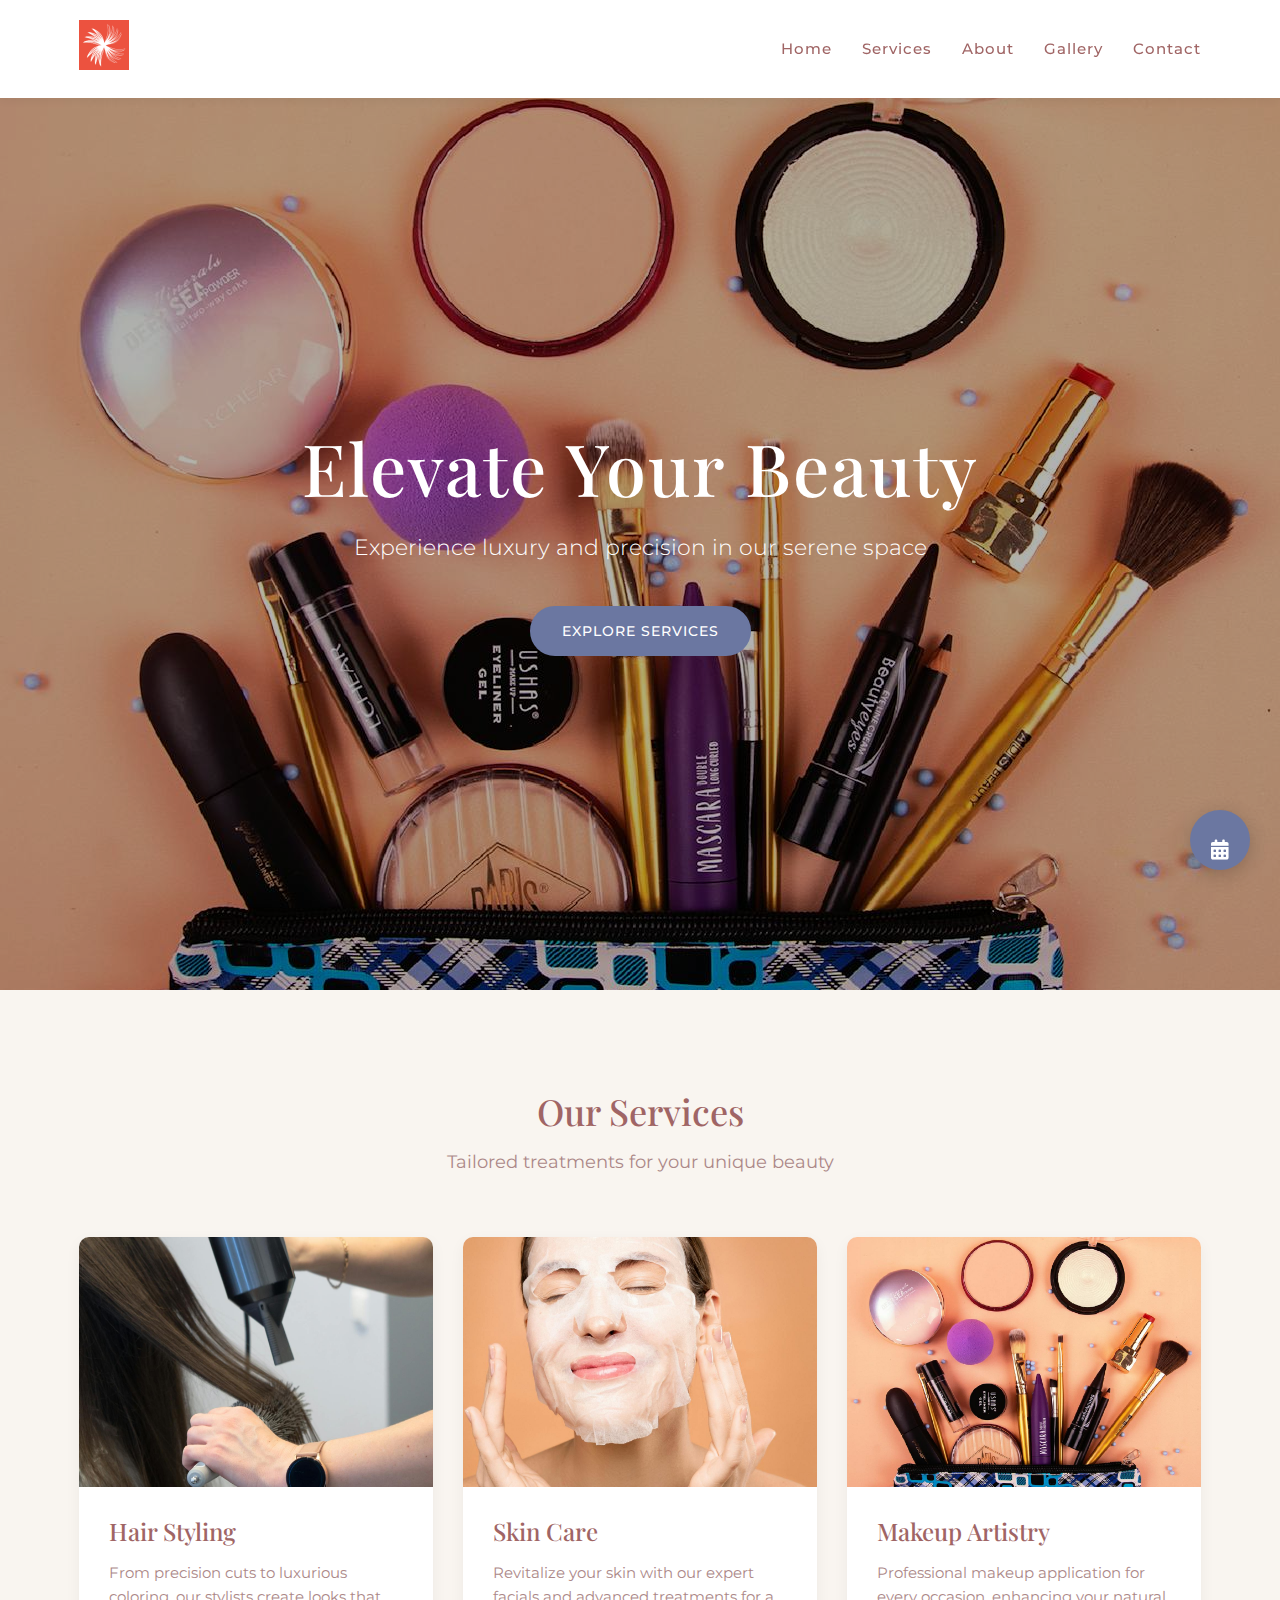
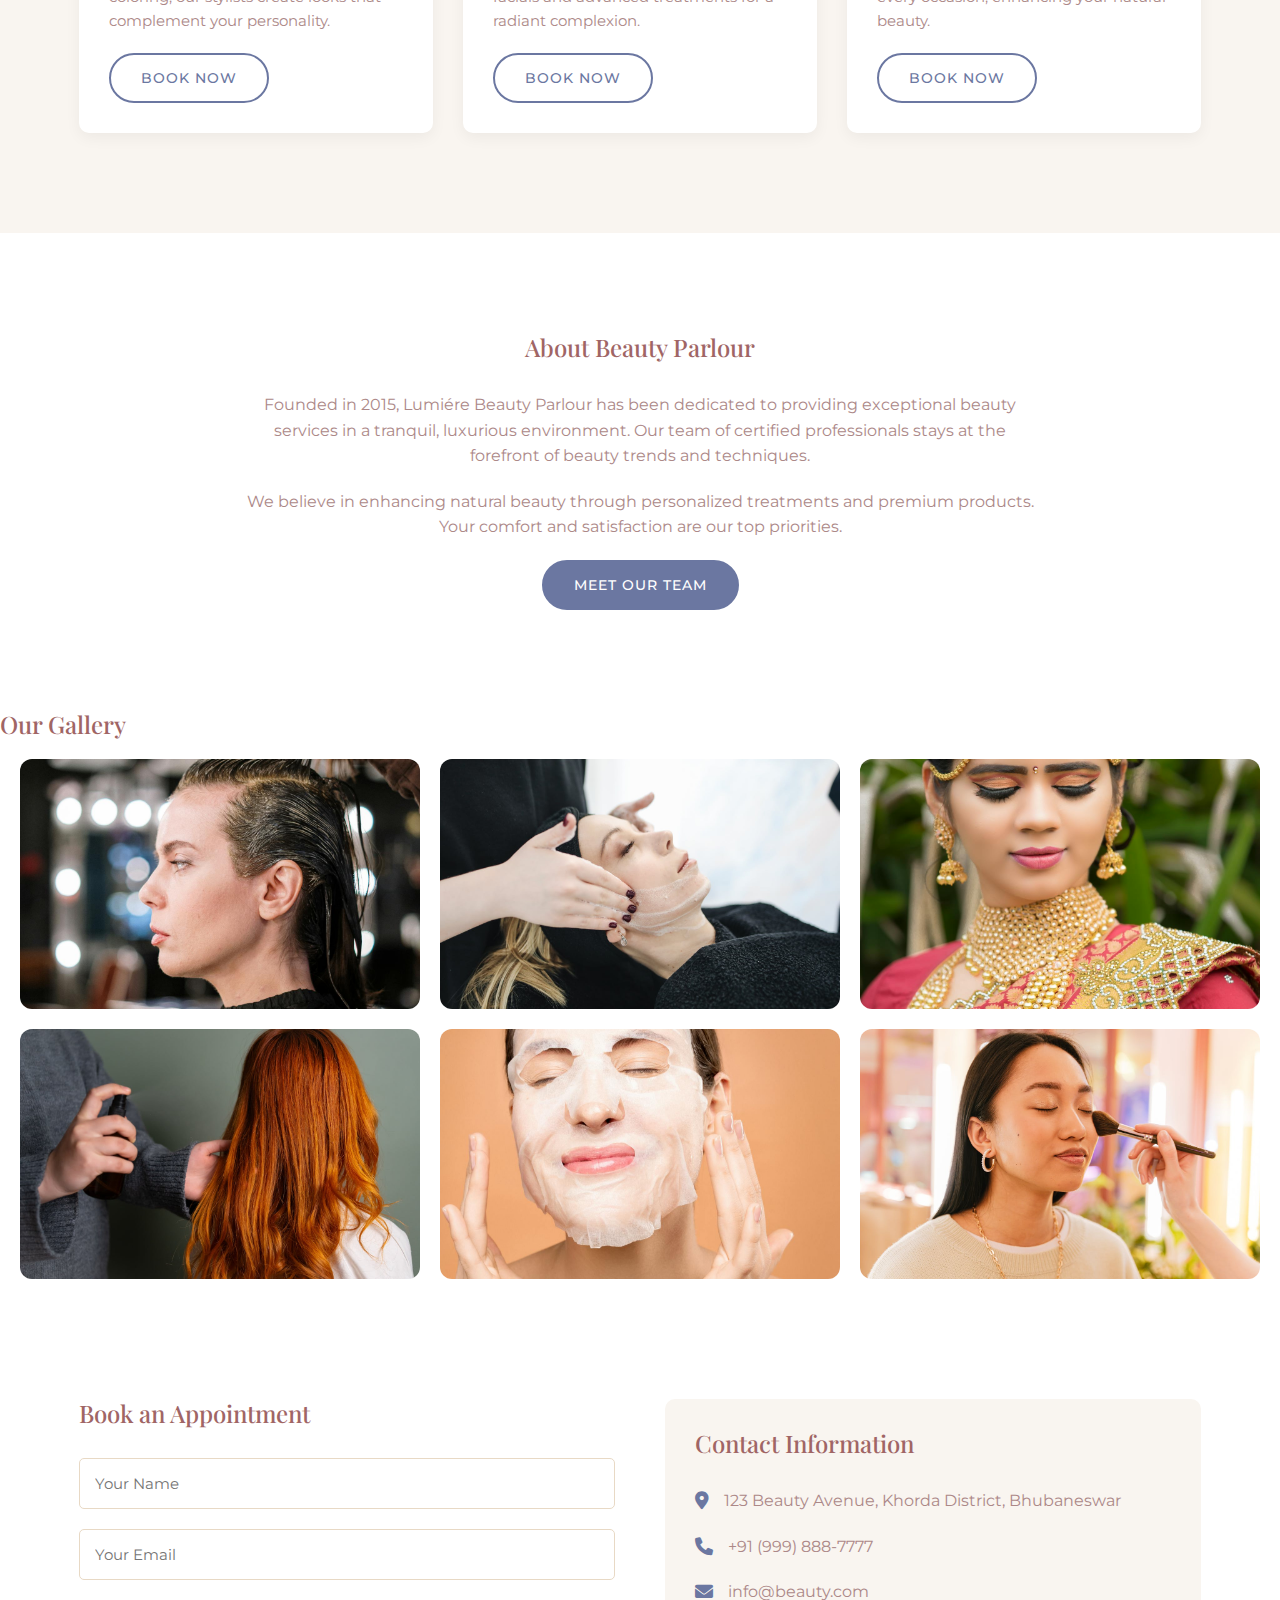
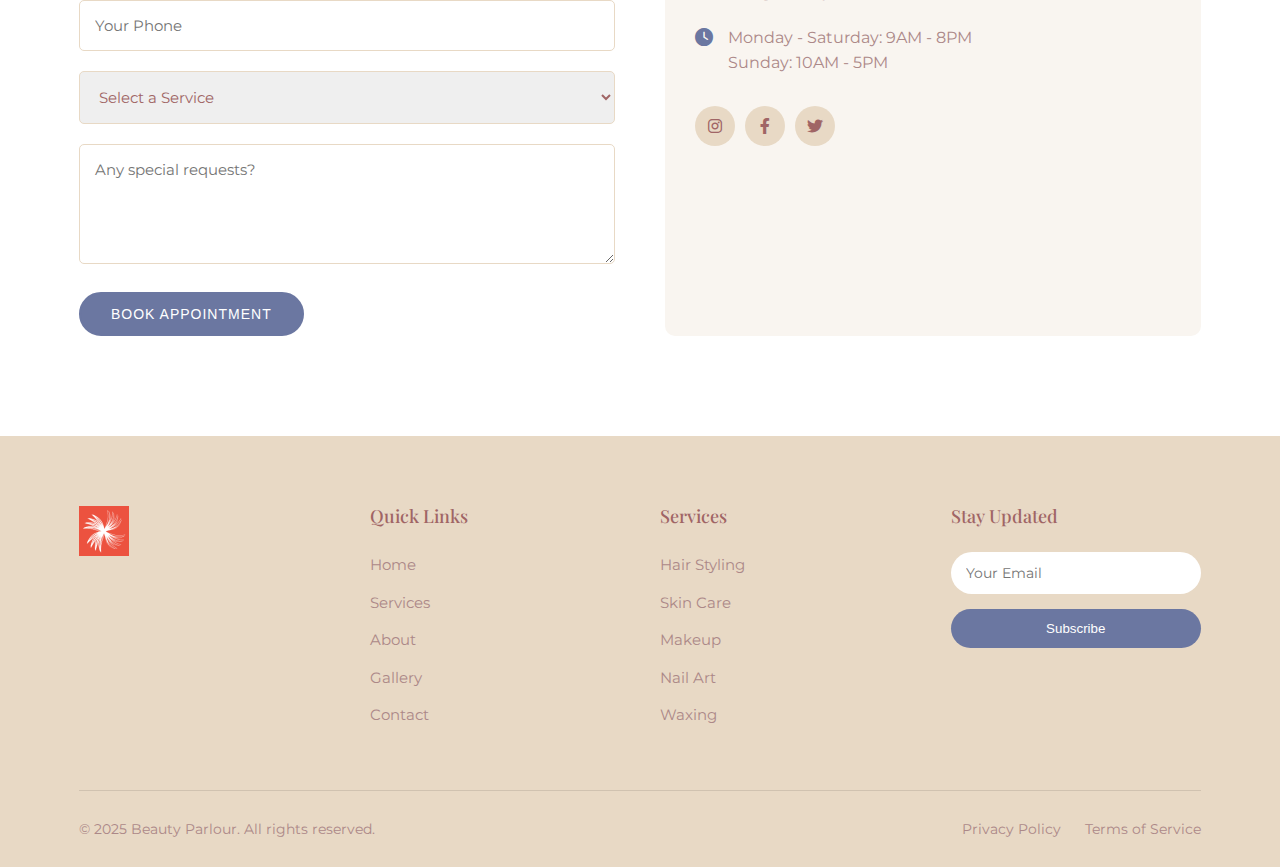
<file: index.html>
<!DOCTYPE html>
<html lang="en">

<head>
    <meta charset="UTF-8">
    <meta name="viewport" content="width=device-width, initial-scale=1.0">
    <title> Beauty Parlour</title>
    <link rel="stylesheet" href="css/style.css">
    <link rel="preconnect" href="https://fonts.googleapis.com">
    <link rel="preconnect" href="https://fonts.gstatic.com" crossorigin>
    <link
        href="https://fonts.googleapis.com/css2?family=Playfair+Display:wght@400;500;600&family=Montserrat:wght@300;400;500&display=swap"
        rel="stylesheet">
    <link rel="stylesheet" href="https://cdnjs.cloudflare.com/ajax/libs/font-awesome/6.0.0-beta3/css/all.min.css">
</head>

<body>
    <a href="#contact" class="sticky-contact-btn">
        <span>Book Now</span>
        <i class="fas fa-calendar-alt"></i>
    </a>

    <header class="header">
        <div class="container">
            <div class="logo">
                <img src="images/logo.png" alt="Beauty Parlour">
            </div>
            <nav class="main-nav">
                <ul>
                    <li><a href="#home">Home</a></li>
                    <li><a href="#services">Services</a></li>
                    <li><a href="#about">About</a></li>
                    <li><a href="#gallery">Gallery</a></li>
                    <li><a href="#contact">Contact</a></li>
                </ul>
            </nav>
            <div class="mobile-menu-btn">
                <span></span>
                <span></span>
                <span></span>
            </div>
        </div>
    </header>

    <section class="hero-banner" id="home">
        <div class="banner-content">
            <h1>Elevate Your Beauty</h1>
            <p>Experience luxury and precision in our serene space</p>
            <a href="#services" class="btn">Explore Services</a>
        </div>
    </section>
    <section class="services-section" id="services">
        <div class="container">
            <div class="section-header">
                <h2>Our Services</h2>
                <p>Tailored treatments for your unique beauty</p>
            </div>
            <div class="services-grid">
                <div class="service-card">
                    <div class="service-img">
                        <img src="images/hair-services.jpg" alt="Hair Services">
                    </div>
                    <div class="service-content">
                        <h3>Hair Styling</h3>
                        <p>From precision cuts to luxurious coloring, our stylists create looks that complement your
                            personality.</p>
                        <a href="#contact" class="btn-secondary">Book Now</a>
                    </div>
                </div>
                <div class="service-card">
                    <div class="service-img">
                        <img src="images/skin-care.jpg" alt="Skin Care">
                    </div>
                    <div class="service-content">
                        <h3>Skin Care</h3>
                        <p>Revitalize your skin with our expert facials and advanced treatments for a radiant
                            complexion.</p>
                        <a href="#contact" class="btn-secondary">Book Now</a>
                    </div>
                </div>
                <div class="service-card">
                    <div class="service-img">
                        <img src="images/makeup.jpg" alt="Makeup">
                    </div>
                    <div class="service-content">
                        <h3>Makeup Artistry</h3>
                        <p>Professional makeup application for every occasion, enhancing your natural beauty.</p>
                        <a href="#contact" class="btn-secondary">Book Now</a>
                    </div>
                </div>
            </div>
        </div>
    </section>

    <section class="about-section" id="about">
        <div class="container">
            <div class="about-content">
                <h2>About Beauty Parlour</h2>
                <p>Founded in 2015, Lumiére Beauty Parlour has been dedicated to providing exceptional beauty services
                    in a tranquil, luxurious environment. Our team of certified professionals stays at the forefront of
                    beauty trends and techniques.</p>
                <p>We believe in enhancing natural beauty through personalized treatments and premium products. Your
                    comfort and satisfaction are our top priorities.</p>
                <a href="Team.html" class="btn">Meet Our Team</a>
            </div>
        </div>
    </section>
    <section id="gallery">
        <h2>Our Gallery</h2>
        <div class="gallery-grid">
        </div>
    </section>
    <script src="js/script.js"></script>
    <section class="contact-section" id="contact">
        <div class="container">
            <div class="contact-form">
                <h2>Book an Appointment</h2>
                <form id="appointmentForm">
                    <div class="form-group">
                        <input type="text" id="name" name="name" placeholder="Your Name" required>
                    </div>
                    <div class="form-group">
                        <input type="email" id="email" name="email" placeholder="Your Email" required>
                    </div>
                    <div class="form-group">
                        <input type="tel" id="phone" name="phone" placeholder="Your Phone" required>
                    </div>
                    <div class="form-group">
                        <select id="service" name="service" required>
                            <option value="">Select a Service</option>
                            <option value="hair">Hair Styling</option>
                            <option value="skin">Skin Care</option>
                            <option value="makeup">Makeup Artistry</option>
                            <option value="other">Other Services</option>
                        </select>
                    </div>
                    <div class="form-group">
                        <textarea id="message" name="message" placeholder="Any special requests?" rows="4"></textarea>
                    </div>
                    <button type="submit" class="btn">Book Appointment</button>
                </form>
            </div>
            <div class="contact-info">
                <h3>Contact Information</h3>
                <div class="info-item">
                    <i class="fas fa-map-marker-alt"></i>
                    <p>123 Beauty Avenue, Khorda District, Bhubaneswar </p>
                </div>
                <div class="info-item">
                    <i class="fas fa-phone"></i>
                    <p>+91 (999) 888-7777</p>
                </div>
                <div class="info-item">
                    <i class="fas fa-envelope"></i>
                    <p>info@beauty.com</p>
                </div>
                <div class="info-item">
                    <i class="fas fa-clock"></i>
                    <p>Monday - Saturday: 9AM - 8PM<br>Sunday: 10AM - 5PM</p>
                </div>
                <div class="social-links">
                    <a href="#"><i class="fab fa-instagram"></i></a>
                    <a href="#"><i class="fab fa-facebook-f"></i></a>
                    <a href="#"><i class="fab fa-twitter"></i></a>
                </div>
            </div>
        </div>
    </section>
    <footer class="footer">
        <div class="container">
            <div class="footer-content">
                <div class="footer-logo">
                    <img src="images/logo.png" alt=" Beauty Parlour">
                </div>
                <div class="footer-links">
                    <h4>Quick Links</h4>
                    <ul>
                        <li><a href="#home">Home</a></li>
                        <li><a href="#services">Services</a></li>
                        <li><a href="#about">About</a></li>
                        <li><a href="#gallery">Gallery</a></li>
                        <li><a href="#contact">Contact</a></li>
                    </ul>
                </div>
                <div class="footer-services">
                    <h4>Services</h4>
                    <ul>
                        <li><a href="#">Hair Styling</a></li>
                        <li><a href="#">Skin Care</a></li>
                        <li><a href="#">Makeup</a></li>
                        <li><a href="#">Nail Art</a></li>
                        <li><a href="#">Waxing</a></li>
                    </ul>
                </div>
                <div class="footer-newsletter">
                    <h4>Stay Updated</h4>
                    <form id="newsletterForm">
                        <input type="email" placeholder="Your Email" required>
                        <button type="submit">Subscribe</button>
                    </form>
                </div>
            </div>
            <div class="footer-bottom">
                <p>&copy; 2025 Beauty Parlour. All rights reserved.</p>
                <div class="legal-links">
                    <a href="#">Privacy Policy</a>
                    <a href="#">Terms of Service</a>
                </div>
            </div>
        </div>
    </footer>
</body>

</html>
</file>
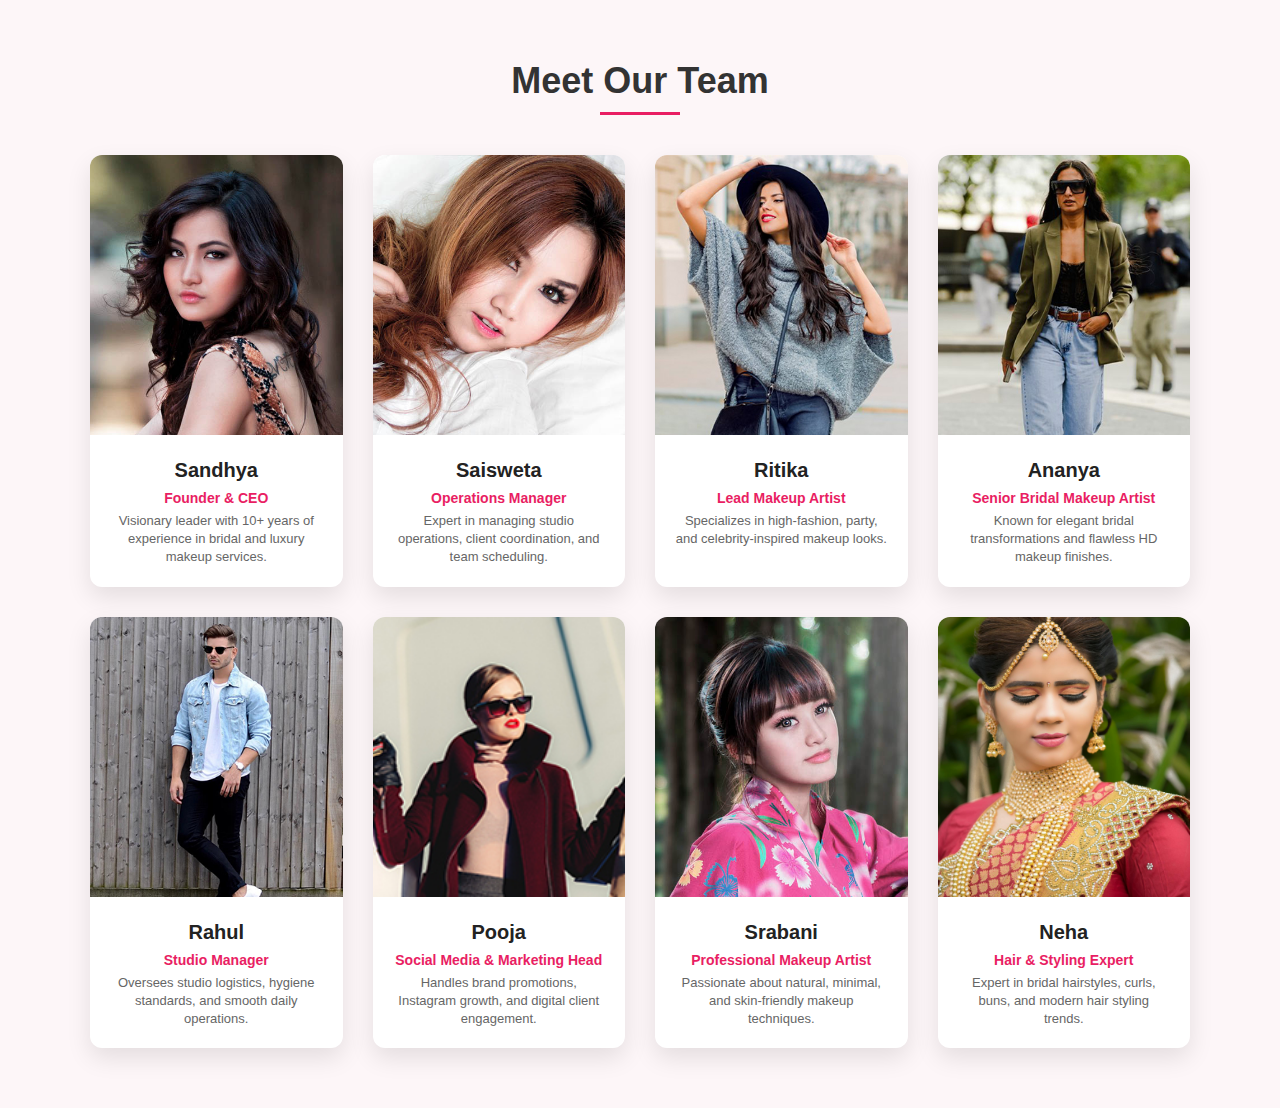
<file: Team.html>
<!DOCTYPE html>
<html lang="en">

<head>
    <meta charset="UTF-8">
    <meta name="viewport" content="width=device-width, initial-scale=1.0">
    <link rel="stylesheet" href="css/teamstyle.css">
    <title>Meet Our Team</title>
</head>

<body>
    <section class="about-section" id="about">
        <div class="team-title">
            <h2>Meet Our Team</h2>
        </div>
        <div class="team-cards">

    <div class="team-card">
        <div class="team-image">
            <img src="images/member1.jpg" alt="">
        </div>
        <div class="team-details">
            <h3>Sandhya</h3>
            <p class="designation">Founder & CEO</p>
            <p class="about">
                Visionary leader with 10+ years of experience in bridal and luxury makeup services.
            </p>
        </div>
    </div>

    <div class="team-card">
        <div class="team-image">
            <img src="images/member2.jpg" alt="">
        </div>
        <div class="team-details">
            <h3>Saisweta</h3>
            <p class="designation">Operations Manager</p>
            <p class="about">
                Expert in managing studio operations, client coordination, and team scheduling.
            </p>
        </div>
    </div>

    <div class="team-card">
        <div class="team-image">
            <img src="images/women-03.jpg" alt="">
        </div>
        <div class="team-details">
            <h3>Ritika</h3>
            <p class="designation">Lead Makeup Artist</p>
            <p class="about">
                Specializes in high-fashion, party, and celebrity-inspired makeup looks.
            </p>
        </div>
    </div>

    <div class="team-card">
        <div class="team-image">
            <img src="images/women-01.jpg" alt="">
        </div>
        <div class="team-details">
            <h3>Ananya</h3>
            <p class="designation">Senior Bridal Makeup Artist</p>
            <p class="about">
                Known for elegant bridal transformations and flawless HD makeup finishes.
            </p>
        </div>
    </div>

    <div class="team-card">
        <div class="team-image">
            <img src="images/men-02.jpg" alt="">
        </div>
        <div class="team-details">
            <h3>Rahul</h3>
            <p class="designation">Studio Manager</p>
            <p class="about">
                Oversees studio logistics, hygiene standards, and smooth daily operations.
            </p>
        </div>
    </div>

    <div class="team-card">
        <div class="team-image">
            <img src="images/instagram-03.jpg" alt="">
        </div>
        <div class="team-details">
            <h3>Pooja</h3>
            <p class="designation">Social Media & Marketing Head</p>
            <p class="about">
                Handles brand promotions, Instagram growth, and digital client engagement.
            </p>
        </div>
    </div>

    <div class="team-card">
        <div class="team-image">
            <img src="images/member3.jpg" alt="">
        </div>
        <div class="team-details">
            <h3>Srabani</h3>
            <p class="designation">Professional Makeup Artist</p>
            <p class="about">
                Passionate about natural, minimal, and skin-friendly makeup techniques.
            </p>
        </div>
    </div>

    <div class="team-card">
        <div class="team-image">
            <img src="images/bridal-makeup.jpg" alt="">
        </div>
        <div class="team-details">
            <h3>Neha</h3>
            <p class="designation">Hair & Styling Expert</p>
            <p class="about">
                Expert in bridal hairstyles, curls, buns, and modern hair styling trends.
            </p>
        </div>
    </div>

</div>

        </div>
    </section>


</body>

</html>
</file>
<file: css/style.css>
:root {
    --white: #ffffff;
    --nude-light: #f9f5f0;
    --nude-medium: #e8d9c5;
    --nude-dark: #d4b999;
    --text-dark: #a06565;
    --text-medium: #ac8888;
    --text-light: #9c6d6d;
    --accent: #6b77a1;
    --transition: all 0.3s ease;
}

* {
    margin: 0;
    padding: 0;
    box-sizing: border-box;
}

body {
    font-family: 'Montserrat', sans-serif;
    color: var(--text-dark);
    background-color: var(--white);
    line-height: 1.6;
    overflow-x: hidden;
}

.logo {
    border-radius: 50%;
}

h1,
h2,
h3,
h4 {
    font-family: 'Playfair Display', serif;
    font-weight: 500;
    line-height: 1.2;
}

a {
    text-decoration: none;
    color: inherit;
    transition: var(--transition);
}

ul {
    list-style: none;
}

img {
    max-width: 100%;
    height: auto;
}

.container {
    width: 90%;
    max-width: 1200px;
    margin: 0 auto;
    padding: 0 15px;
}

.btn,
.btn-secondary {
    display: inline-block;
    padding: 12px 30px;
    border-radius: 30px;
    font-weight: 500;
    text-transform: uppercase;
    letter-spacing: 1px;
    font-size: 14px;
    transition: var(--transition);
    cursor: pointer;
}

.btn {
    background-color: var(--accent);
    color: var(--white);
    border: 2px solid var(--accent);
}

.btn:hover {
    background-color: transparent;
    color: var(--accent);
}

.btn-secondary {
    background-color: transparent;
    color: var(--accent);
    border: 2px solid var(--accent);
}

.btn-secondary:hover {
    background-color: var(--accent);
    color: var(--white);
}

.section-header {
    text-align: center;
    margin-bottom: 60px;
}

.section-header h2 {
    font-size: 36px;
    margin-bottom: 15px;
    color: var(--text-dark);
}

.section-header p {
    color: var(--text-medium);
    font-size: 18px;
}

.header {
    position: fixed;
    top: 0;
    left: 0;
    width: 100%;
    padding: 20px 0;
    background-color: var(--white);
    box-shadow: 0 2px 10px rgba(0, 0, 0, 0.05);
    z-index: 1000;
    transition: var(--transition);
}

.header.scrolled {
    padding: 15px 0;
    box-shadow: 0 5px 20px rgba(0, 0, 0, 0.1);
}

.header .container {
    display: flex;
    justify-content: space-between;
    align-items: center;
}

.logo img {
    height: 50px;
    width: auto;
}

.main-nav ul {
    display: flex;
}

.main-nav li {
    margin-left: 30px;
}

.main-nav a {
    font-weight: 500;
    font-size: 15px;
    letter-spacing: 1px;
    position: relative;
}

.main-nav a:after {
    content: '';
    position: absolute;
    width: 0;
    height: 2px;
    background: var(--accent);
    bottom: -5px;
    left: 0;
    transition: var(--transition);
}

.main-nav a:hover:after {
    width: 100%;
}

.mobile-menu-btn {
    display: none;
    cursor: pointer;
    width: 30px;
    height: 20px;
    flex-direction: column;
    justify-content: space-between;
}

.mobile-menu-btn span {
    display: block;
    width: 100%;
    height: 2px;
    background-color: var(--text-dark);
    transition: var(--transition);
}

.hero-banner {
    height: 100vh;
    min-height: 700px;
    background: url('../images/makeup.jpg') no-repeat center center;
    background-size: cover;
    position: relative;
    margin-top: 90px;
    display: flex;
    align-items: center;
    justify-content: center;
    text-align: center;
    color: var(--white);
}

.hero-banner:before {
    content: '';
    position: absolute;
    top: 0;
    left: 0;
    width: 100%;
    height: 100%;
    background-color: rgba(0, 0, 0, 0.3);
}

.banner-content {
    position: relative;
    z-index: 1;
    max-width: 800px;
    padding: 0 20px;
}

.banner-content h1 {
    font-size: 72px;
    margin-bottom: 20px;
    letter-spacing: 2px;
}

.banner-content p {
    font-size: 22px;
    margin-bottom: 40px;
    font-weight: 300;
}

.services-section {
    padding: 100px 0;
    background-color: var(--nude-light);
}

.services-grid {
    display: grid;
    grid-template-columns: repeat(auto-fit, minmax(300px, 1fr));
    gap: 30px;
}

.service-card {
    background-color: var(--white);
    border-radius: 10px;
    overflow: hidden;
    box-shadow: 0 5px 15px rgba(0, 0, 0, 0.05);
    transition: var(--transition);
}

.service-img {
    height: 250px;
    overflow: hidden;
}

.service-img img {
    width: 100%;
    height: 100%;
    object-fit: cover;
    transition: var(--transition);
}

.service-content {
    padding: 30px;
}

.service-content h3 {
    font-size: 24px;
    margin-bottom: 15px;
    color: var(--text-dark);
}

.service-content p {
    color: var(--text-medium);
    margin-bottom: 20px;
    font-size: 15px;
}

.about-section {
    padding: 100px 0;
    background-color: var(--white);
}

.about-content {
    max-width: 800px;
    margin: 0 auto;
    text-align: center;
}

.about-content h2 {
    margin-bottom: 30px;
}

.about-content p {
    margin-bottom: 20px;
    color: var(--text-medium);
}

.gallery-grid {
    display: grid;
    grid-template-columns: repeat(3, 1fr);
    gap: 20px;
    padding: 20px;
}

.gallery-item {
    position: relative;
    overflow: hidden;
    border-radius: 12px;
    cursor: pointer;
}

.gallery-item img {
    width: 100%;
    height: 250px;
    object-fit: cover;
    display: block;
}

.gallery-item img {
    transition: transform 0.5s ease;
}
.gallery-overlay {
    position: absolute;
    inset: 0;
    background: rgba(0, 0, 0, 0.55);
    display: flex;
    align-items: center;
    justify-content: center;
    opacity: 0;
    transition: opacity 0.4s ease;
}
.gallery-overlay h4 {
    color: #fff;
    font-size: 20px;
    letter-spacing: 1px;
    transform: translateY(20px);
    transition: transform 0.4s ease;
}
.gallery-item:hover img {
    transform: scale(1.1);
}

.gallery-item:hover .gallery-overlay {
    opacity: 1;
}

.gallery-item:hover .gallery-overlay h4 {
    transform: translateY(0);
}

.contact-section {
    padding: 100px 0;
    background-color: var(--white);
}

.contact-section .container {
    display: grid;
    grid-template-columns: 1fr 1fr;
    gap: 50px;
}

.contact-form h2 {
    margin-bottom: 30px;
}

.form-group {
    margin-bottom: 20px;
}

.form-group input,
.form-group select,
.form-group textarea {
    width: 100%;
    padding: 15px;
    border: 1px solid var(--nude-medium);
    border-radius: 5px;
    font-family: 'Montserrat', sans-serif;
    font-size: 15px;
    color: var(--text-dark);
    transition: var(--transition);
}

.form-group input:focus,
.form-group select:focus,
.form-group textarea:focus {
    outline: none;
    border-color: var(--accent);
    box-shadow: 0 0 0 2px rgba(200, 169, 126, 0.2);
}

.form-group textarea {
    resize: vertical;
    min-height: 120px;
}

.contact-info {
    padding: 30px;
    background-color: var(--nude-light);
    border-radius: 10px;
}

.contact-info h3 {
    margin-bottom: 30px;
    font-size: 24px;
}

.info-item {
    display: flex;
    align-items: flex-start;
    margin-bottom: 20px;
}

.info-item i {
    color: var(--accent);
    margin-right: 15px;
    font-size: 18px;
    margin-top: 3px;
}

.info-item p {
    color: var(--text-medium);
}

.social-links {
    display: flex;
    margin-top: 30px;
}

.social-links a {
    display: flex;
    align-items: center;
    justify-content: center;
    width: 40px;
    height: 40px;
    border-radius: 50%;
    background-color: var(--nude-medium);
    color: var(--text-dark);
    margin-right: 10px;
    transition: var(--transition);
}

.social-links a:hover {
    background-color: var(--accent);
    color: var(--white);
}

.footer {
    background-color: var(--nude-medium);
    color: var(--text-dark);
    padding: 70px 0 0;
}

.footer-content {
    display: grid;
    grid-template-columns: repeat(auto-fit, minmax(200px, 1fr));
    gap: 40px;
    margin-bottom: 50px;
}

.footer-logo img {
    height: 50px;
    width: auto;
    margin-bottom: 20px;
}

.footer-links h4,
.footer-services h4,
.footer-newsletter h4 {
    margin-bottom: 25px;
    font-size: 18px;
}

.footer-links li,
.footer-services li {
    margin-bottom: 12px;
}

.footer-links a,
.footer-services a {
    font-size: 15px;
    color: var(--text-medium);
}

.footer-links a:hover,
.footer-services a:hover {
    color: var(--accent);
}

.footer-newsletter input {
    width: 100%;
    padding: 12px 15px;
    border: none;
    border-radius: 30px;
    margin-bottom: 15px;
    font-family: 'Montserrat', sans-serif;
    font-size: 14px;
}

.footer-newsletter button {
    width: 100%;
    padding: 12px;
    border: none;
    border-radius: 30px;
    background-color: var(--accent);
    color: var(--white);
    font-weight: 500;
    cursor: pointer;
    transition: var(--transition);
}

.footer-newsletter button:hover {
    opacity: 0.9;
}

.footer-bottom {
    padding: 25px 0;
    border-top: 1px solid rgba(0, 0, 0, 0.1);
    display: flex;
    justify-content: space-between;
    align-items: center;
}

.footer-bottom p {
    font-size: 14px;
    color: var(--text-medium);
}

.legal-links a {
    font-size: 14px;
    color: var(--text-medium);
    margin-left: 20px;
}

.legal-links a:hover {
    color: var(--accent);
}

.sticky-contact-btn {
    position: fixed;
    bottom: 30px;
    right: 30px;
    background-color: var(--accent);
    color: var(--white);
    width: 60px;
    height: 60px;
    border-radius: 50%;
    display: flex;
    flex-direction: column;
    align-items: center;
    justify-content: center;
    text-align: center;
    z-index: 999;
    box-shadow: 0 5px 20px rgba(0, 0, 0, 0.2);
    transition: var(--transition);
    overflow: hidden;
}

.sticky-contact-btn span {
    font-size: 11px;
    font-weight: 500;
    margin-bottom: 3px;
    opacity: 0;
    transform: translateY(10px);
    transition: var(--transition);
}

.sticky-contact-btn i {
    font-size: 20px;
    transition: var(--transition);
}

.sticky-contact-btn:hover {
    width: 150px;
    border-radius: 30px;
    flex-direction: row;
    justify-content: space-around;
    padding: 0 20px;
}

.sticky-contact-btn:hover span {
    opacity: 1;
    transform: translateY(0);
}

.sticky-contact-btn:hover i {
    font-size: 16px;
}

@media (max-width: 992px) {
    .hero-banner {
        min-height: 600px;
    }

    .banner-content h1 {
        font-size: 60px;
    }

    .contact-section .container {
        grid-template-columns: 1fr;
    }

    .contact-info {
        margin-top: 50px;
    }
}

@media (max-width: 768px) {
    .main-nav {
        position: fixed;
        top: 90px;
        left: -100%;
        width: 80%;
        height: calc(100vh - 90px);
        background-color: var(--white);
        flex-direction: column;
        padding: 30px;
        transition: var(--transition);
        box-shadow: 5px 0 15px rgba(0, 0, 0, 0.1);
    }

    .main-nav.active {
        left: 0;
    }

    .main-nav ul {
        flex-direction: column;
    }

    .main-nav li {
        margin: 15px 0;
    }

    .mobile-menu-btn {
        display: flex;
    }

    .mobile-menu-btn.active span:nth-child(1) {
        transform: rotate(45deg) translate(5px, 5px);
    }

    .mobile-menu-btn.active span:nth-child(2) {
        opacity: 0;
    }

    .mobile-menu-btn.active span:nth-child(3) {
        transform: rotate(-45deg) translate(7px, -6px);
    }

    .hero-banner {
        min-height: 500px;
        margin-top: 70px;
    }

    .banner-content h1 {
        font-size: 48px;
    }

    .banner-content p {
        font-size: 18px;
    }

    .section-header h2 {
        font-size: 32px;
    }
}

@media (max-width: 576px) {
    .banner-content h1 {
        font-size: 36px;
    }

    .btn,
    .btn-secondary {
        padding: 10px 20px;
        font-size: 13px;
    }

    .services-grid {
        grid-template-columns: 1fr;
    }

    .footer-content {
        grid-template-columns: 1fr;
    }

    .footer-bottom {
        flex-direction: column;
        text-align: center;
    }

    .legal-links {
        margin-top: 15px;
    }

    .legal-links a {
        margin: 0 10px;
    }
}

@media (max-width: 992px) {
    .gallery-grid {
        grid-template-columns: repeat(2, 1fr);
    }
}

@media (max-width: 576px) {
    .gallery-grid {
        grid-template-columns: 1fr;
    }
}
</file>
<file: css/teamstyle.css>
* {
    margin: 0;
    padding: 0;
    box-sizing: border-box;
    font-family: "Poppins", sans-serif;
}
.about-section {
    padding: 60px 20px;
    background-color: #fdf6f8;
}
.team-title {
    text-align: center;
    margin-bottom: 40px;
}

.team-title h2 {
    font-size: 36px;
    color: #333;
    position: relative;
}

.team-title h2::after {
    content: "";
    width: 80px;
    height: 3px;
    background-color: #e91e63;
    display: block;
    margin: 10px auto 0;
}
.team-cards {
    display: grid;
    grid-template-columns: repeat(auto-fit, minmax(250px, 1fr));
    gap: 30px;
    max-width: 1100px;
    margin: auto;
}

.team-card {
    background: #fff;
    border-radius: 12px;
    overflow: hidden;
    box-shadow: 0 10px 25px rgba(0, 0, 0, 0.1);
    transition: transform 0.3s ease, box-shadow 0.3s ease;
}

.team-card:hover {
    transform: translateY(-10px);
    box-shadow: 0 15px 35px rgba(0, 0, 0, 0.15);
}

.team-image img {
    width: 100%;
    height: 280px;
    object-fit: cover;
}

.team-details {
    padding: 20px;
    text-align: center;
}

.team-details h3 {
    font-size: 20px;
    color: #222;
    margin-bottom: 8px;
}

.team-details p {
    font-size: 14px;
    color: #777;
}
.team-details .designation {
    font-weight: 600;
    color: #e91e63;
    margin-bottom: 6px;
}

.team-details .about {
    font-size: 13px;
    color: #666;
    line-height: 1.4;
}


@media (max-width: 600px) {
    .team-title h2 {
        font-size: 28px;
    }

    .team-image img {
        height: 240px;
    }
}
</file>
